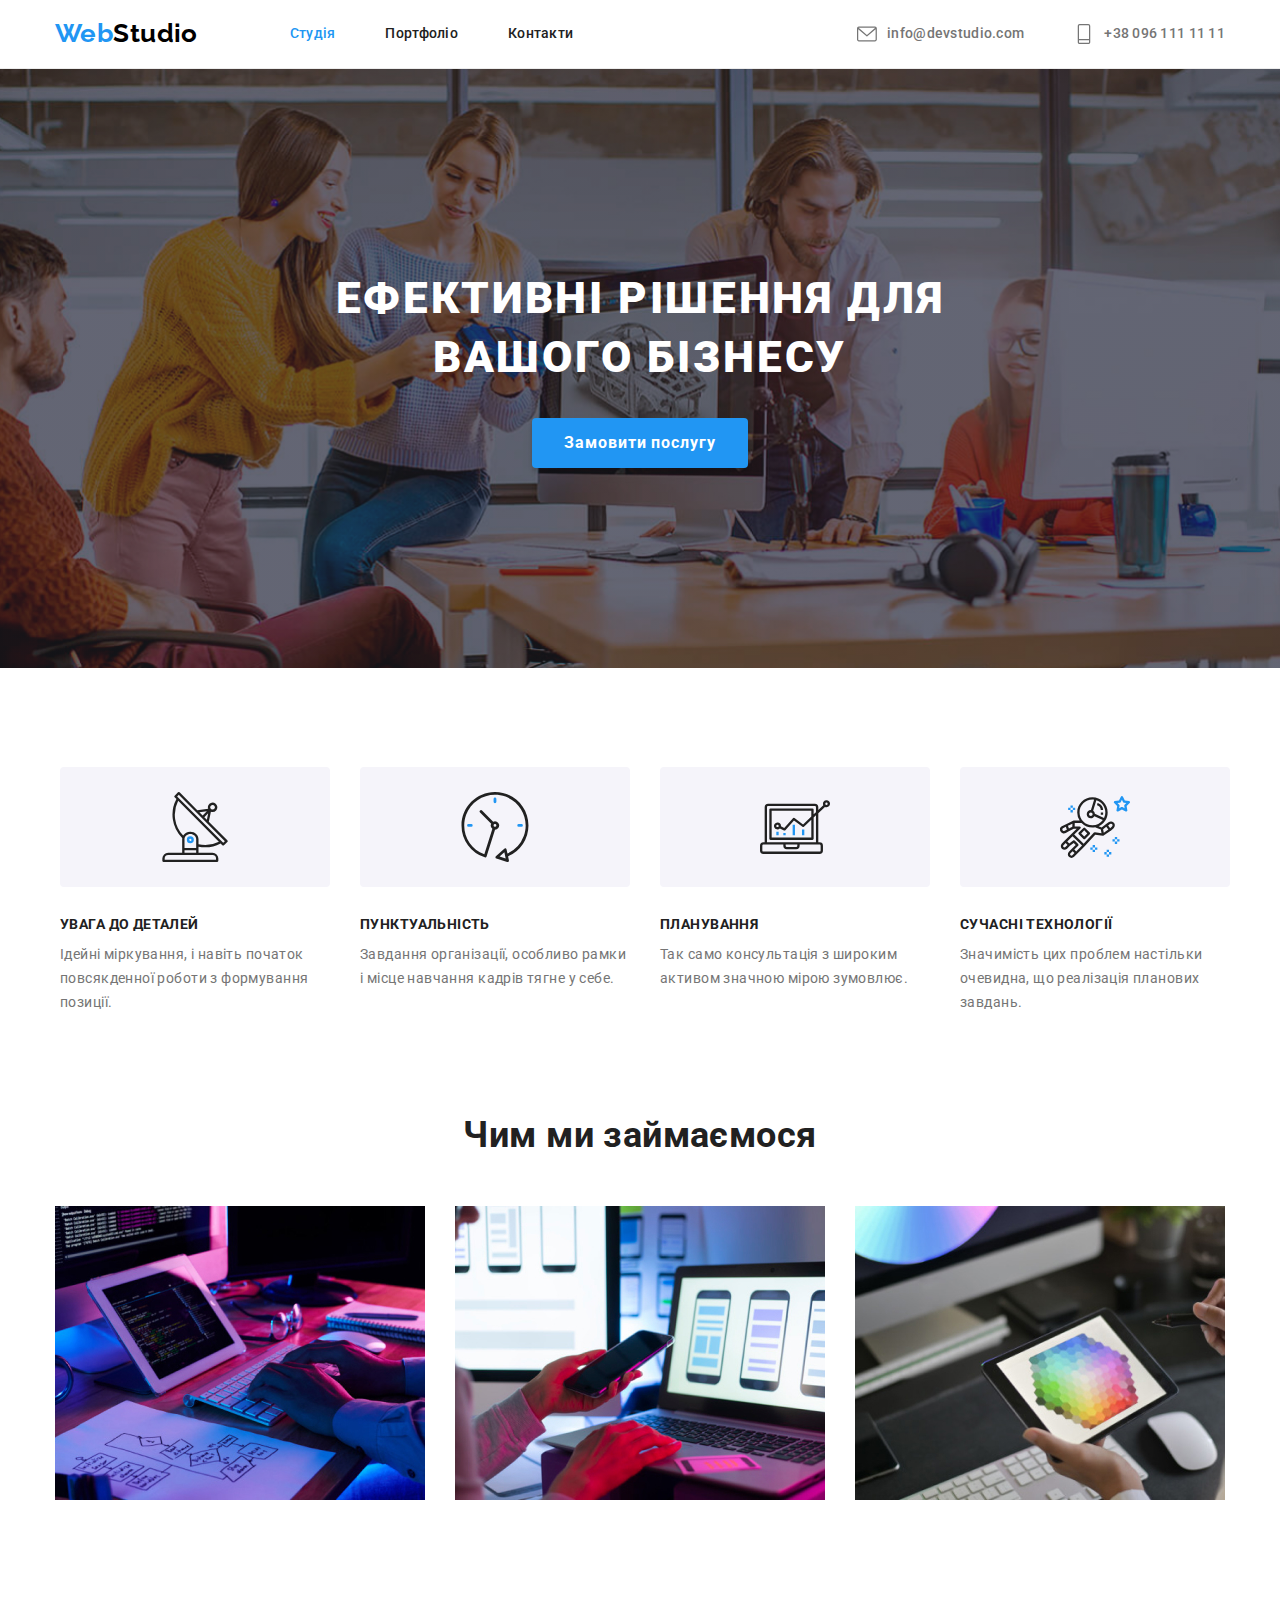
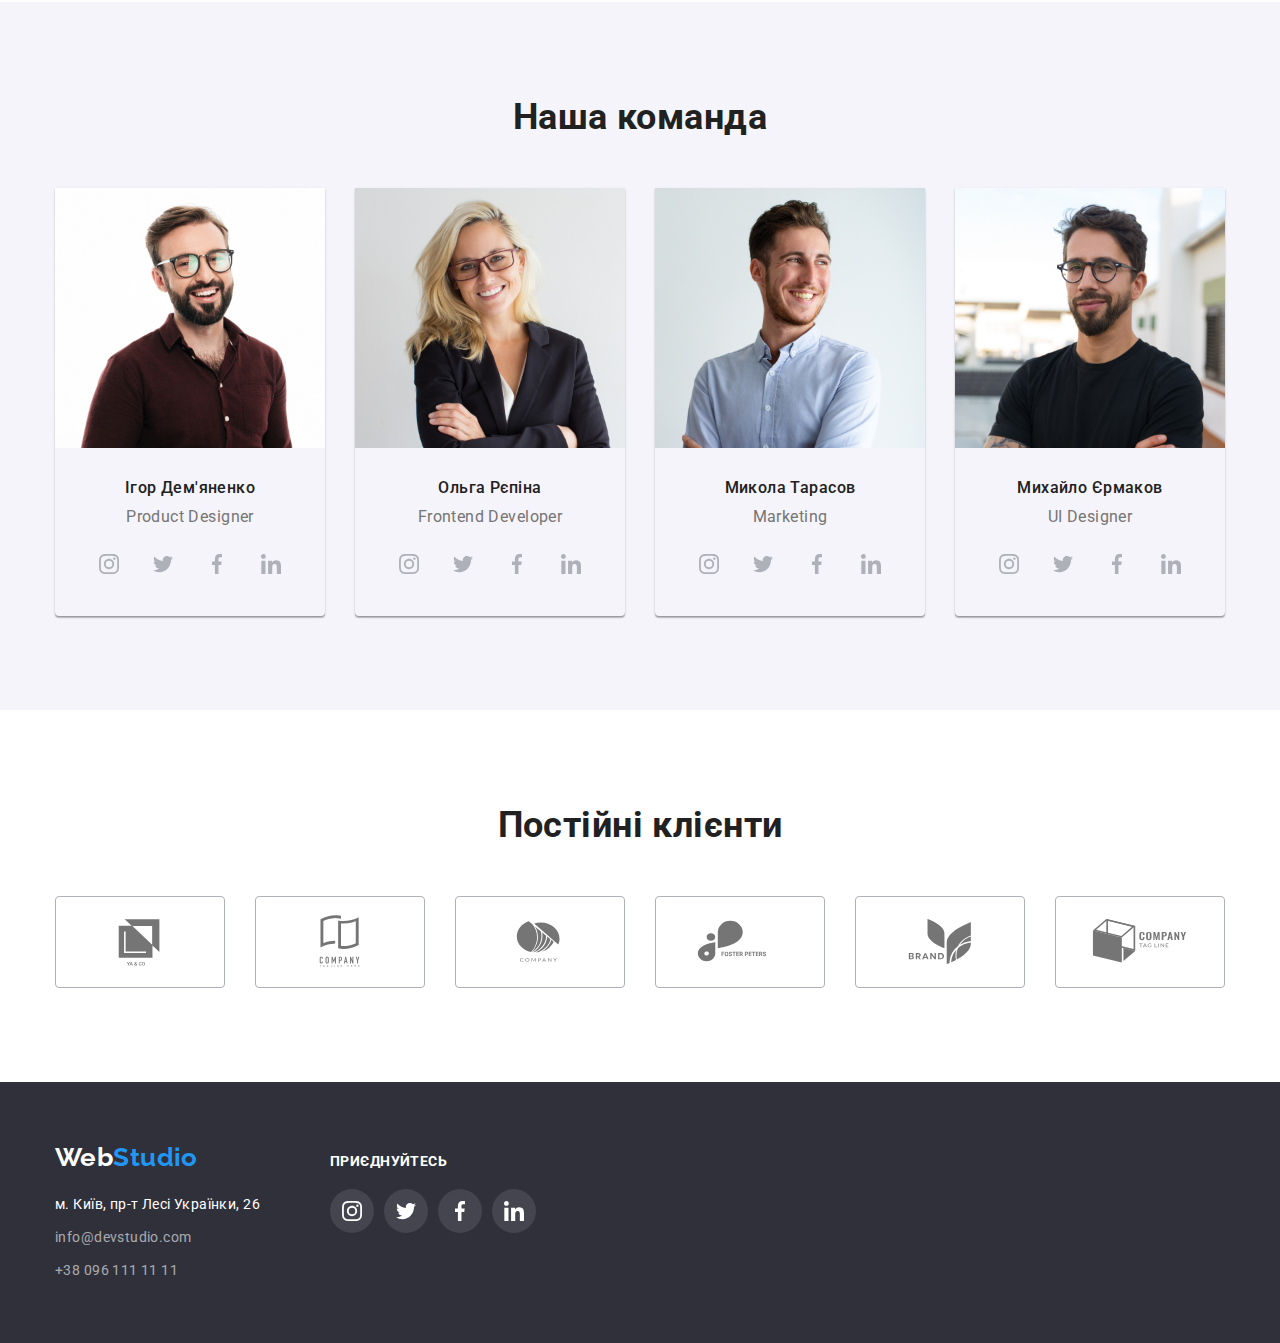
<file: index.html>
<!DOCTYPE html>
<html lang="en">
<head>
    <meta charset="UTF-8">
    <meta http-equiv="X-UA-Compatible" content="IE=edge">
    <meta name="viewport" content="width=device-width, initial-scale=1.0">
    <title>Web Studio</title>
    <link rel="preconnect" href="https://fonts.googleapis.com">
    <link rel="preconnect" href="https://fonts.gstatic.com" crossorigin>
    <link href="https://fonts.googleapis.com/css2?family=Raleway:wght@700&family=Roboto:wght@400;500;700;900&display=swap" rel="stylesheet">
    <link rel="stylesheet" href="./css/modern-normalize.css">
    <link rel="stylesheet" href="./css/styles.css">
</head>
<body>
    <!--Header-->
    <header class="page-header">
        <div class="container header-block">
            <nav class="header-navigation">
                <a href="./index.html" class="header-logo logo"><span class="logo-web">Web</span>Studio</a>
                <ul class="site-nav list">
                    <li class="site-item">
                      <a href="./index.html" class="link current">Студія</a>
                    </li>
                    <li class="site-item">
                      <a href="./portfolio.html" class="link">Портфоліо</a>
                    </li>
                    <li class="site-item">
                      <a href="" class="link">Контакти</a>
                    </li>
                </ul>
            </nav>
            <ul class="contact-nav list">
                <li class="contact-item">
                    <a class="contact-link link" href="mailto:info@devstudio.com">
                        <svg class="contact-icon" width="20" height="20">
                            <use xlink:href="./images/sprite.svg#icon-maile"></use>
                        </svg>
                        info@devstudio.com
                    </a>
                </li> 
                <li class="contact-item">
                    <a class="contact-link link" href="tel:+380961111111">
                        <svg class="contact-icon" width="20" height="20">
                            <use xlink:href="./images/sprite.svg#icon-phone"></use>
                        </svg>
                        +38 096 111 11 11
                    </a>
                </li>
            </ul>
        </div>
    </header>
    <main>
        <!--Шапка-->
        <section class="hero">
            <h1 class="hero-title">Ефективні рішення для<br>вашого бізнесу</h1>
            <button class="button primary" type="button">Замовити послугу</button>
        </section>
        <!--Особливості-->
        <section class="section">
            <div class="container">    
                <h2 class="section-title benefits">Особливості</h2>
                <ul class="feature-list list">
                    <li class="feature-item">
                        <div class="feature-logo">
                            <svg class="feature-icon" width="70" height="70">
                              <use xlink:href="./images/sprite.svg#icon-antenna"></use>
                            </svg>
                        </div>
                        <h3 class="title">УВАГА ДО ДЕТАЛЕЙ</h3>
                        <p class="text">Ідейні міркування, і навіть початок повсякденної роботи з формування позиції.</p>
                    </li>
                    <li class="feature-item">
                        <div class="feature-logo">
                            <svg class="feature-icon" width="70" height="70">
                              <use xlink:href="./images/sprite.svg#icon-clock"></use>
                            </svg>
                        </div>
                        <h3 class="title">ПУНКТУАЛЬНІСТЬ</h3>
                        <p class="text">Завдання організації, особливо рамки і місце навчання кадрів тягне у себе.</p>
                    </li>
                    <li class="feature-item">
                        <div class="feature-logo">
                            <svg class="feature-icon" width="70" height="70">
                              <use xlink:href="./images/sprite.svg#icon-diagram"></use>
                            </svg>
                        </div>
                        <h3 class="title">ПЛАНУВАННЯ</h3>
                        <p class="text">Так само консультація з широким активом значною мірою зумовлює.</p>
                    </li>
                    <li class="feature-item">
                        <div class="feature-logo">
                            <svg class="feature-icon" width="70" height="70">
                              <use xlink:href="./images/sprite.svg#icon-astronaut"></use>
                            </svg>
                        </div>
                        <h3 class="title">СУЧАСНІ ТЕХНОЛОГІЇ</h3>
                        <p class="text">Значимість цих проблем настільки очевидна, що реалізація планових завдань.</p>
                    </li>
                </ul>
            </div>    
        </section>
        <!--Чим ми займаємося-->
        <section class="section-work">
            <div class="container">
                <h2 class="section-title">Чим ми займаємося</h2>
                <ul class="work-list list">
                    <li>
                        <img class="image" src="./images/what-we-do/box-1.jpg" alt="Планшет з клавіатурою Apple" width="370">
                    </li>
                    <li>
                        <img class="image" src="./images/what-we-do/box-2.jpg" alt="Iphone на фоні ноутбуку Apple" width="370">
                    </li>
                    <li>
                        <img class="image" src="./images/what-we-do/box-3.jpg" alt="Планшет Apple з Apple Pensil" width="370">
                    </li>
                </ul>
            </div>    
        </section>
        <!--Наша команда-->
        <section class="section our-team">
            <div class="container">
                <h2 class="section-title">Наша команда</h2>
                <ul class="team-list list">
                    <li class="team-item">
                        <img class="image" src="./images/our-team/igor-demyanenko.jpg" alt="Ігор Дем'яненко Product Designer" width="270">
                        <div class="team-content">
                            <h3 class="title">Ігор Дем'яненко</h3>
                            <p class="text">Product Designer</p>
                            <ul class="team-icons">
                                <li class="team-icon-item">
                                  <a
                                    class="team-icon-link"
                                    href="#"
                                    target="_blank"
                                    aria-label="instagram"
                                    rel="noreferrer noopener"
                                  >
                                    <svg class="team-icon" width="20" height="20">
                                      <use xlink:href="./images/sprite.svg#icon-instagram"></use>
                                    </svg>
                                  </a>
                                </li>
                                <li class="team-icon-item">
                                  <a
                                    class="team-icon-link"
                                    href="#"
                                    target="_blank"
                                    aria-label="twitter"
                                    rel="noreferrer noopener"
                                  >
                                    <svg class="team-icon" width="20" height="20">
                                      <use xlink:href="./images/sprite.svg#icon-twitter"></use>
                                    </svg>
                                  </a>
                                </li>
                                <li class="team-icon-item">
                                  <a
                                    class="team-icon-link"
                                    href="#"
                                    target="_blank"
                                    aria-label="facebook"
                                    rel="noreferrer noopener"
                                  >
                                    <svg class="team-icon" width="20" height="20">
                                      <use xlink:href="./images/sprite.svg#icon-facebook"></use>
                                    </svg>
                                  </a>
                                </li>
                                <li class="team-icon-item">
                                  <a
                                    class="team-icon-link"
                                    href="#"
                                    target="_blank"
                                    aria-label="linkedin"
                                    rel="noreferrer noopener"
                                  >
                                    <svg class="team-icon" width="20" height="20">
                                      <use xlink:href="./images/sprite.svg#icon-linkedin"></use>
                                    </svg>
                                </a>
                            </li>
                          </ul>
                        </div>
                    </li>
                    <li class="team-item">
                        <img class="image" src="./images/our-team/olga-repina.jpg" alt="Ольга Рєпіна Frontend Developer" width="270">
                        <div class="team-content">
                            <h3 class="title">Ольга Рєпіна</h3>
                            <p class="text">Frontend Developer</p>
                            <ul class="team-icons">
                                <li class="team-icon-item">
                                  <a
                                    class="team-icon-link"
                                    href="#"
                                    target="_blank"
                                    aria-label="instagram"
                                    rel="noreferrer noopener"
                                  >
                                    <svg class="team-icon" width="20" height="20">
                                      <use xlink:href="./images/sprite.svg#icon-instagram"></use>
                                    </svg>
                                  </a>
                                </li>
                                <li class="team-icon-item">
                                  <a
                                    class="team-icon-link"
                                    href="#"
                                    target="_blank"
                                    aria-label="twitter"
                                    rel="noreferrer noopener"
                                  >
                                    <svg class="team-icon" width="20" height="20">
                                      <use xlink:href="./images/sprite.svg#icon-twitter"></use>
                                    </svg>
                                  </a>
                                </li>
                                <li class="team-icon-item">
                                  <a
                                    class="team-icon-link"
                                    href="#"
                                    target="_blank"
                                    aria-label="facebook"
                                    rel="noreferrer noopener"
                                  >
                                    <svg class="team-icon" width="20" height="20">
                                      <use xlink:href="./images/sprite.svg#icon-facebook"></use>
                                    </svg>
                                  </a>
                                </li>
                                <li class="team-icon-item">
                                  <a
                                    class="team-icon-link"
                                    href="#"
                                    target="_blank"
                                    aria-label="linkedin"
                                    rel="noreferrer noopener"
                                  >
                                    <svg class="team-icon" width="20" height="20">
                                      <use xlink:href="./images/sprite.svg#icon-linkedin"></use>
                                    </svg>
                                </a>
                            </li>
                          </ul>
                        </div>
                    </li>
                    <li class="team-item">
                        <img class="image" src="./images/our-team/mykola-tarasov.jpg" alt="Микола Тарасов Marketing" width="270">
                        <div class="team-content">
                            <h3 class="title">Микола Тарасов</h3>
                            <p class="text">Marketing</p>
                            <ul class="team-icons">
                                <li class="team-icon-item">
                                  <a
                                    class="team-icon-link"
                                    href="#"
                                    target="_blank"
                                    aria-label="instagram"
                                    rel="noreferrer noopener"
                                  >
                                    <svg class="team-icon" width="20" height="20">
                                      <use xlink:href="./images/sprite.svg#icon-instagram"></use>
                                    </svg>
                                  </a>
                                </li>
                                <li class="team-icon-item">
                                  <a
                                    class="team-icon-link"
                                    href="#"
                                    target="_blank"
                                    aria-label="twitter"
                                    rel="noreferrer noopener"
                                  >
                                    <svg class="team-icon" width="20" height="20">
                                      <use xlink:href="./images/sprite.svg#icon-twitter"></use>
                                    </svg>
                                  </a>
                                </li>
                                <li class="team-icon-item">
                                  <a
                                    class="team-icon-link"
                                    href="#"
                                    target="_blank"
                                    aria-label="facebook"
                                    rel="noreferrer noopener"
                                  >
                                    <svg class="team-icon" width="20" height="20">
                                      <use xlink:href="./images/sprite.svg#icon-facebook"></use>
                                    </svg>
                                  </a>
                                </li>
                                <li class="team-icon-item">
                                  <a
                                    class="team-icon-link"
                                    href="#"
                                    target="_blank"
                                    aria-label="linkedin"
                                    rel="noreferrer noopener"
                                  >
                                    <svg class="team-icon" width="20" height="20">
                                      <use xlink:href="./images/sprite.svg#icon-linkedin"></use>
                                    </svg>
                                </a>
                            </li>
                          </ul>
                        </div>
                    </li>
                    <li class="team-item">
                        <img class="image" src="./images/our-team/myhaylo-ermakov.jpg" alt="Михайло Єрмаков UI Designer" width="270">
                        <div class="team-content">
                            <h3 class="title">Михайло Єрмаков</h3>
                            <p class="text">UI Designer</p>
                            <ul class="team-icons">
                                <li class="team-icon-item">
                                  <a
                                    class="team-icon-link"
                                    href="#"
                                    target="_blank"
                                    aria-label="instagram"
                                    rel="noreferrer noopener"
                                  >
                                    <svg class="team-icon" width="20" height="20">
                                      <use xlink:href="./images/sprite.svg#icon-instagram"></use>
                                    </svg>
                                  </a>
                                </li>
                                <li class="team-icon-item">
                                  <a
                                    class="team-icon-link"
                                    href="#"
                                    target="_blank"
                                    aria-label="twitter"
                                    rel="noreferrer noopener"
                                  >
                                    <svg class="team-icon" width="20" height="20">
                                      <use xlink:href="./images/sprite.svg#icon-twitter"></use>
                                    </svg>
                                  </a>
                                </li>
                                <li class="team-icon-item">
                                  <a
                                    class="team-icon-link"
                                    href="#"
                                    target="_blank"
                                    aria-label="facebook"
                                    rel="noreferrer noopener"
                                  >
                                    <svg class="team-icon" width="20" height="20">
                                      <use xlink:href="./images/sprite.svg#icon-facebook"></use>
                                    </svg>
                                  </a>
                                </li>
                                <li class="team-icon-item">
                                  <a
                                    class="team-icon-link"
                                    href="#"
                                    target="_blank"
                                    aria-label="linkedin"
                                    rel="noreferrer noopener"
                                  >
                                    <svg class="team-icon" width="20" height="20">
                                      <use xlink:href="./images/sprite.svg#icon-linkedin"></use>
                                    </svg>
                                </a>
                            </li>
                          </ul>
                        </div>
                    </li>
                </ul>
            </div>    
        </section>
        <!--Постійні клієнти-->
        <section class="section-clients">
        <div class="container">
          <h2 class="section-title">Постійні клієнти</h2>
          <ul class="clients list">
            <li class="client-item">
              <a
                class="client-link"
                href="#"
                target="_blank"
                aria-label="instagram"
                rel="noreferrer noopener"
              >
                <svg class="client-icon" width="106" height="60">
                  <use xlink:href="./images/sprite.svg#icon-client1"></use>
                </svg>
              </a>
            </li>
            <li class="client-item">
              <a
                class="client-link"
                href="#"
                target="_blank"
                aria-label="instagram"
                rel="noreferrer noopener"
              >
                <svg class="client-icon" width="106" height="60">
                  <use xlink:href="./images/sprite.svg#icon-client2"></use>
                </svg>
              </a>
            </li>
            <li class="client-item">
              <a
                class="client-link"
                href="#"
                target="_blank"
                aria-label="instagram"
                rel="noreferrer noopener"
              >
                <svg class="client-icon" width="106" height="60">
                  <use xlink:href="./images/sprite.svg#icon-client3"></use>
                </svg>
              </a>
            </li>
            <li class="client-item">
              <a
                class="client-link"
                href="#"
                target="_blank"
                aria-label="instagram"
                rel="noreferrer noopener"
              >
                <svg class="client-icon" width="106" height="60">
                  <use xlink:href="./images/sprite.svg#icon-client4"></use>
                </svg>
              </a>
            </li>
            <li class="client-item">
              <a
                class="client-link"
                href="#"
                target="_blank"
                aria-label="instagram"
                rel="noreferrer noopener"
              >
                <svg class="client-icon" width="106" height="60">
                  <use xlink:href="./images/sprite.svg#icon-client5"></use>
                </svg>
              </a>
            </li>
            <li class="client-item">
              <a
                class="client-link"
                href="#"
                target="_blank"
                aria-label="instagram"
                rel="noreferrer noopener"
              >
                <svg class="client-icon" width="106" height="60">
                  <use xlink:href="./images/sprite.svg#icon-client6"></use>
                </svg>
              </a>
            </li>
          </ul>
        </div>
      </section>
    </main>
    <!--Footer-->
    <footer class="footer">
        <div class="container">
            <div class="footer-boxes">
                <div class="footer-address">
                    <a href="./index.html" class="logo footer-logo"><span>Web</span>Studio</a>
                    <address>
                        <ul class="address-list list">
                            <li class="address-item">
                                <a class="link-address" href="https://goo.gl/maps/urcQ3ov2CZvUWH186" target="_blank" rel="noopener noreferrer">м. Київ, пр-т Лесі Українки, 26</a>
                            </li>
                            <li class="address-item">
                                <a class="link" href="mailto:info@devstudio.com">info@devstudio.com</a>
                            </li>
                            <li class="address-item">
                                <a class="link" href="tel:+380961111111">+38 096 111 11 11</a>
                            </li>
                        </ul>
                    </address>
                </div>
                <div class="footer-social">
                    <p class="footer-title">приєднуйтесь</p>
                    <ul class="footer-icons">
                        <li class="footer-item">
                            <a
                            class="footer-link"
                            href="#"
                            target="_blank"
                            aria-label="instagram"
                            rel="noreferrer noopener"
                            >
                                <svg class="footer-icon" width="20" height="20">
                                    <use xlink:href="./images/sprite.svg#icon-instagram"></use>
                                </svg>
                            </a>
                        </li>
                        <li class="footer-item">
                            <a
                            class="footer-link"
                            href="#"
                            target="_blank"
                            aria-label="twitter"
                            rel="noreferrer noopener"
                            >
                                <svg class="footer-icon" width="20" height="20">
                                    <use xlink:href="./images/sprite.svg#icon-twitter"></use>
                                </svg>
                            </a>
                        </li>
                        <li class="footer-item">
                            <a
                            class="footer-link"
                            href="#"
                            target="_blank"
                            aria-label="facebook"
                            rel="noreferrer noopener"
                            >
                                <svg class="footer-icon" width="20" height="20">
                                    <use xlink:href="./images/sprite.svg#icon-facebook"></use>
                                </svg>
                            </a>
                        </li>
                        <li class="footer-item">
                            <a
                            class="footer-link"
                            href="#"
                            target="_blank"
                            aria-label="linkedin"
                            rel="noreferrer noopener"
                            >
                                <svg class="footer-icon" width="20" height="20">
                                    <use xlink:href="./images/sprite.svg#icon-linkedin"></use>
                                </svg>
                            </a>
                        </li>
                    </ul>
                </div>
            </div>
        </div>
    </footer>
  </body>
</html>
</file>
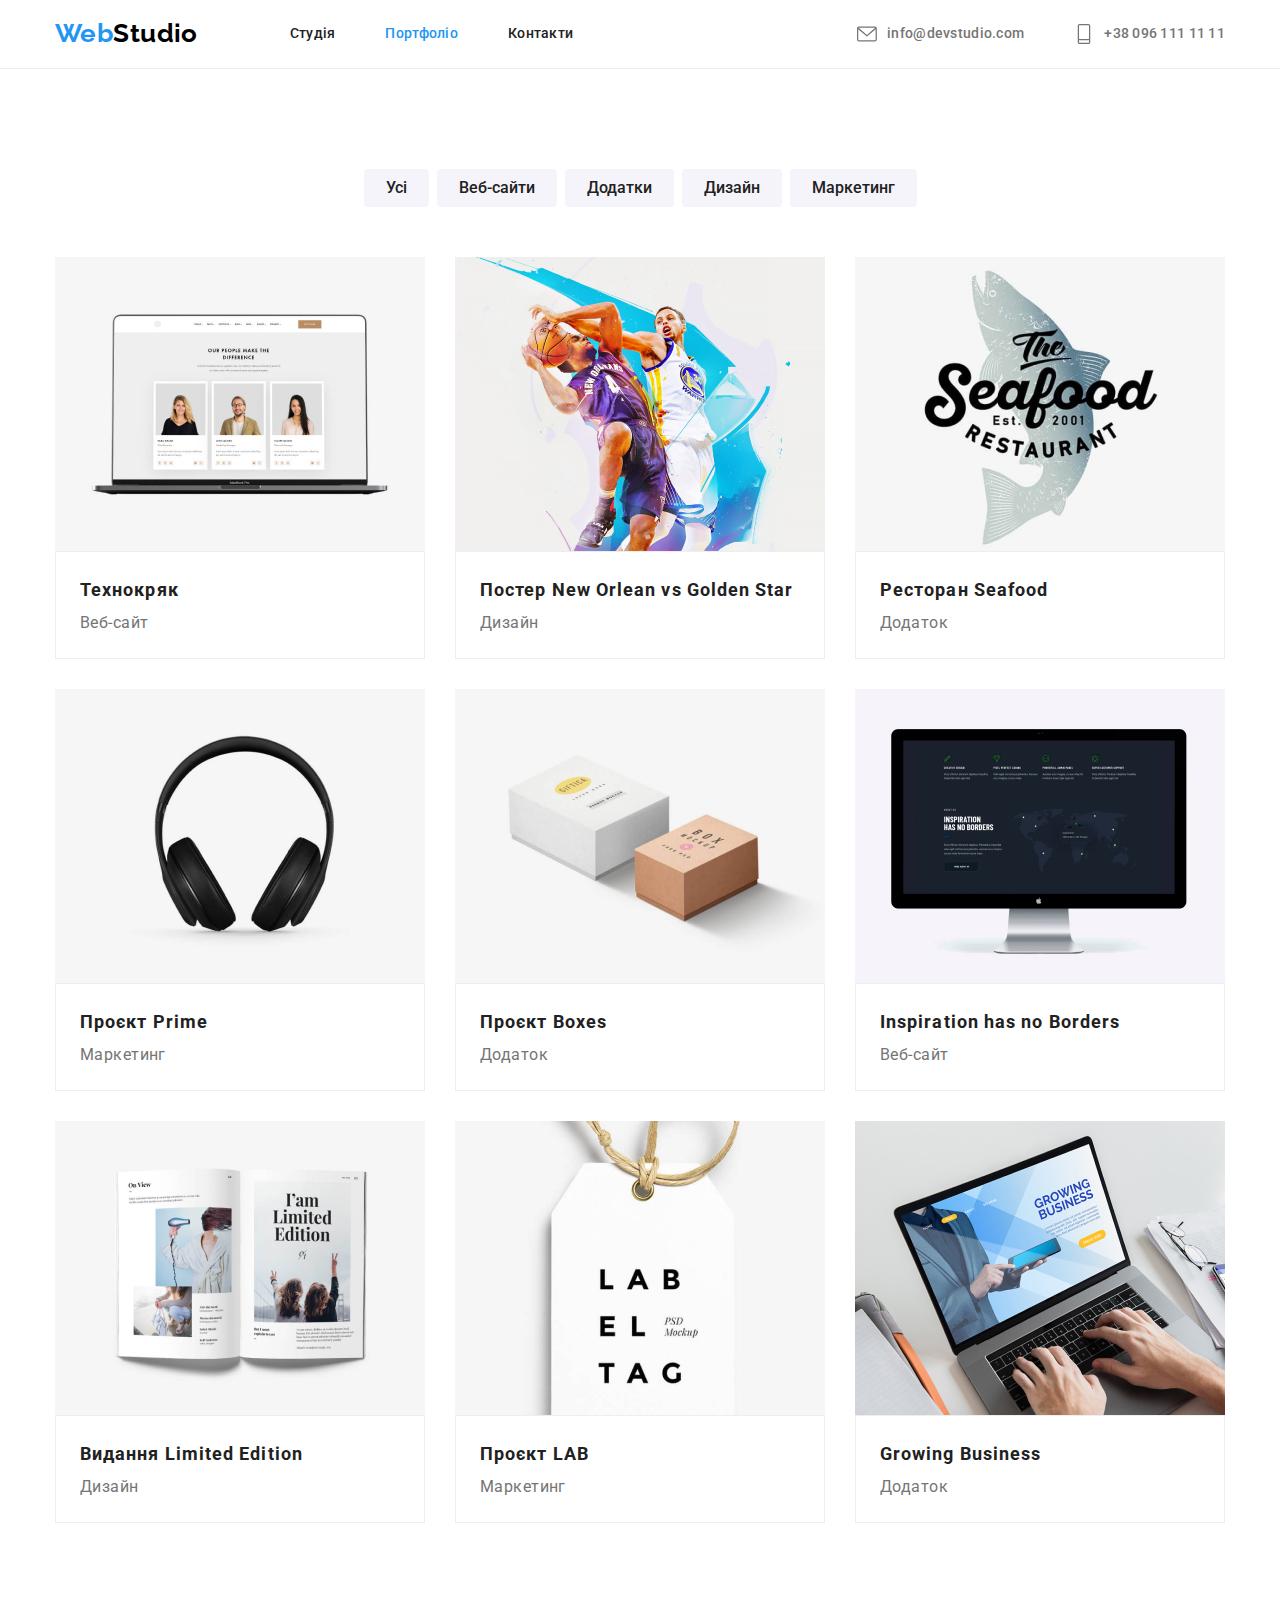
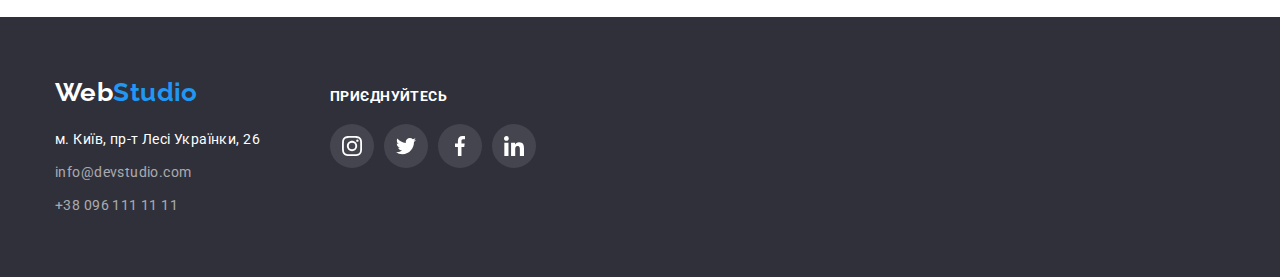
<file: portfolio.html>
<!DOCTYPE html>
<html lang="en">
<head>
    <meta charset="UTF-8">
    <meta http-equiv="X-UA-Compatible" content="IE=edge">
    <meta name="viewport" content="width=device-width, initial-scale=1.0">
    <title>Portfolio</title>
    <link rel="preconnect" href="https://fonts.googleapis.com">
    <link rel="preconnect" href="https://fonts.gstatic.com" crossorigin>
    <link href="https://fonts.googleapis.com/css2?family=Raleway:wght@700&family=Roboto:wght@400;500;700;900&display=swap" rel="stylesheet">
    <link rel="stylesheet" href="./css/modern-normalize.css">
    <link rel="stylesheet" href="./css/styles.css">
</head>
<body>
    <!--Header-->
     <!--Header-->
     <header class="page-header">
        <div class="container header-block">
            <nav class="header-navigation">
                <a href="./index.html" class="header-logo logo"><span class="logo-web">Web</span>Studio</a>
                <ul class="site-nav list">
                    <li class="site-item"><a href="./index.html" class="link">Студія</a></li>
                    <li class="site-item"><a href="./portfolio.html" class="link current">Портфоліо</a></li>
                    <li class="site-item"><a href="" class="link">Контакти</a></li>
                </ul>
            </nav>
            <ul class="contact-nav list">
                <li class="contact-item">
                    <a class="contact-link link" href="mailto:info@devstudio.com">
                        <svg class="contact-icon" width="20" height="20">
                            <use xlink:href="./images/sprite.svg#icon-maile"></use>
                        </svg>
                        info@devstudio.com
                    </a>
                </li> 
                <li class="contact-item">
                    <a class="contact-link link" href="tel:+380961111111">
                        <svg class="contact-icon" width="20" height="20">
                            <use xlink:href="./images/sprite.svg#icon-phone"></use>
                        </svg>
                        +38 096 111 11 11
                    </a>
                </li>
            </ul>
        </div>
    </header>
    <!--Portfolio-->
    <main class="main">
        <div class="container">
            <h1 class="portfolio-hidden">Портфоліо</h1>
            <ul class="portfolio-buttons butons list">
                <li class="buttons-item"><button class="portfolio-button" type="button">Усі</button></li>
                <li class="buttons-item"><button class="portfolio-button" type="button">Веб-сайти</button></li>
                <li class="buttons-item"><button class="portfolio-button" type="button">Додатки</button></li>
                <li class="buttons-item"><button class="portfolio-button" type="button">Дизайн</button></li>
                <li class="buttons-item"><button class="portfolio-button" type="button">Маркетинг</button></li>
            </ul>
            <ul class="portfolio-list list">
                <li class="portfolio-item">
                    <a class="link" href="">
                        <img class="portfolio-image image" src="./images/portfolio/technocrack.jpg" alt="" width="370">
                        <div class="portfolio-content">
                            <h2 class="title">Технокряк</h2>
                            <p class="text">Веб-сайт</p>
                        </div>
                    </a>       
                </li>
                <li class="portfolio-item">
                    <a class="link" href="">
                        <img class="portfolio-image image" src="./images/portfolio/new-orlean-vs-golden-star.jpg" alt="" width="370">
                        <div class="portfolio-content">
                            <h2 class="title">Постер New Orlean vs Golden Star</h2>
                            <p class="text">Дизайн</p>
                        </div>
                    </a>        
                </li>
                <li class="portfolio-item">
                    <a class="link" href="">
                        <img class="portfolio-image image" src="./images/portfolio/seafood-restaurant.jpg" alt="" width="370">
                        <div class="portfolio-content">
                            <h2 class="title">Ресторан Seafood</h2>
                            <p class="text">Додаток</p>
                        </div>
                    </a>            
                </li>
                <li class="portfolio-item">
                    <a class="link" href="">
                        <img class="portfolio-image image" src="./images/portfolio/project-prime.jpg" alt="" width="370">
                        <div class="portfolio-content">
                            <h2 class="title">Проєкт Prime</h2>
                            <p class="text">Маркетинг</p>
                        </div>
                    </a>
                </li>
                <li class="portfolio-item">
                    <a class="link" href="">
                        <img class="portfolio-image image" src="./images/portfolio/project-boxes.jpg" alt="" width="370">
                        <div class="portfolio-content">
                            <h2 class="title">Проєкт Boxes</h2>
                            <p class="text">Додаток</p>
                        </div>
                    </a>
                </li>
                <li class="portfolio-item">
                    <a class="link" href="">
                        <img class="portfolio-image image" src="./images/portfolio/inspirations-has-no-borders.jpg" alt="" width="370">
                        <div class="portfolio-content">
                            <h2 class="title">Inspiration has no Borders</h2>
                            <p class="text">Веб-сайт</p>
                        </div>
                    </a>
                </li>
                <li class="portfolio-item">
                    <a class="link" href="">
                        <img class="portfolio-image image" src="./images/portfolio/limited-edition.jpg" alt="" width="370">
                        <div class="portfolio-content">
                            <h2 class="title">Видання Limited Edition</h2>
                            <p class="text">Дизайн</p>
                        </div>
                    </a>        
                </li>
                <li class="portfolio-item">
                    <a class="link" href="">
                        <img class="portfolio-image image" src="./images/portfolio/project-lab.jpg" alt="" width="370">
                        <div class="portfolio-content">
                            <h2 class="title">Проєкт LAB</h2>
                            <p class="text">Маркетинг</p>
                        </div>
                    </a>        
                </li>
                <li class="portfolio-item">
                    <a class="link" href="">
                        <img class="portfolio-image image" src="./images/portfolio/growing-business.jpg" alt="" width="370">
                        <div class="portfolio-content">
                            <h2 class="title">Growing Business</h2>
                            <p class="text">Додаток</p>
                        </div>
                    </a>        
                </li>
            </ul>
        </div>
    </main>
    <!--Footer-->
    <footer class="footer">
        <div class="container">
            <div class="footer-boxes">
                <div class="footer-address">
                    <a href="./index.html" class="logo footer-logo"><span>Web</span>Studio</a>
                    <address>
                        <ul class="address-list list">
                            <li class="address-item">
                                <a class="link-address" href="https://goo.gl/maps/urcQ3ov2CZvUWH186" target="_blank" rel="noopener noreferrer">м. Київ, пр-т Лесі Українки, 26</a>
                            </li>
                            <li class="address-item">
                                <a class="link" href="mailto:info@devstudio.com">info@devstudio.com</a>
                            </li>
                            <li class="address-item">
                                <a class="link" href="tel:+380961111111">+38 096 111 11 11</a>
                            </li>
                        </ul>
                    </address>
                </div>
                <div class="footer-social">
                    <p class="footer-title">приєднуйтесь</p>
                    <ul class="footer-icons">
                        <li class="footer-item">
                            <a
                            class="footer-link"
                            href="#"
                            target="_blank"
                            aria-label="instagram"
                            rel="noreferrer noopener"
                            >
                                <svg class="footer-icon" width="20" height="20">
                                    <use xlink:href="./images/sprite.svg#icon-instagram"></use>
                                </svg>
                            </a>
                        </li>
                        <li class="footer-item">
                            <a
                            class="footer-link"
                            href="#"
                            target="_blank"
                            aria-label="twitter"
                            rel="noreferrer noopener"
                            >
                                <svg class="footer-icon" width="20" height="20">
                                    <use xlink:href="./images/sprite.svg#icon-twitter"></use>
                                </svg>
                            </a>
                        </li>
                        <li class="footer-item">
                            <a
                            class="footer-link"
                            href="#"
                            target="_blank"
                            aria-label="facebook"
                            rel="noreferrer noopener"
                            >
                                <svg class="footer-icon" width="20" height="20">
                                    <use xlink:href="./images/sprite.svg#icon-facebook"></use>
                                </svg>
                            </a>
                        </li>
                        <li class="footer-item">
                            <a
                            class="footer-link"
                            href="#"
                            target="_blank"
                            aria-label="linkedin"
                            rel="noreferrer noopener"
                            >
                                <svg class="footer-icon" width="20" height="20">
                                    <use xlink:href="./images/sprite.svg#icon-linkedin"></use>
                                </svg>
                            </a>
                        </li>
                    </ul>
                </div>
            </div>
        </div>
    </footer>    
</body>
</html>
</file>
<file: css/styles.css>
:root {
    --primary-text-color: #FFFFFF;
    --secondary-text-color: #757575;
    --accent-color: #2196F3;
    --title-color: #212121;
    --footer-link-color: rgba(255, 255, 255, 0.6);
    --black-color: #000000;
    --header-border-color: #ECECEC;
    --port-border-color: #EEEEEE;
    --client-icon-color:#AFB1B8;
    --color-gradient:rgba(47, 48, 58, 0.4);
    --footer-icon-baground-color: rgba(255, 255, 255, 0.1);
    --primary-background-color: #FFFFFF;
    --secondary-background-color: #F5F4FA;
    --footer-color: #2F303A;
    --banner-footer-color: #2F303A;
}
/*колір основного тексту #FFFFFF;*/
/*колір вторичного тексту  #757575 */
/*акцент  #2196F3;*/
/*колір заголовків #212121;*/
/*чорний #000000*/
/* колір контактів у футері rgba(255, 255, 255, 0.6);*/

/*основний колір фону #FFFFFF; */
/* banner and footer #2F303A;*/
/* вторичний колір фону #F5F4FA;*/
body {
    background-color: var(--primary-background-color);
    color: var(--secondary-text-color);

    font-family: 'Roboto', sans-serif;
    font-weight: 400;
    font-size: 14px;
    line-height: 1.71;
    letter-spacing: 0.03em;
}
h1,
h2,
h3,
h4,
h5,
h6,
ul,
p {
    margin: 0;
    padding: 0;
}
.list {
    /*клас для зкидання стилля*/
    list-style: none;
}
.link {
    display: block;
    text-decoration: none;
}
.image {
    display: block;
}
.container {
    max-width: 1200px;
    padding: 0 15px;
    margin: 0 auto;
}
.page-header {
    border-bottom: 1px solid var(--header-border-color);
}
.header-block {
    display: flex;
    align-items: center;
}
.header-navigation {
    display: flex;
    align-items: center;
}
.header-logo {
    margin-right: 92px;
}
.site-nav a{
    padding: 24px 0;
    display: block;
}
.logo {
    color: var(--black-color);
    font-family: 'Raleway', sans-serif;
    font-weight: 700;
    font-size: 26px;
    line-height: 1.19;
    /*31/26=1.1923*/
    text-decoration: none;
}
.logo-web {
    color: var(--accent-color);
}
.site-nav {
    display: flex;
}
.site-nav .link {
    color: var(--title-color);
    font-weight: 500;
    line-height: 1.4;
    /*16/14=1.142*/
    letter-spacing: 0.02em;
    text-decoration: none;
}
.site-nav .link.current {
    color: var(--accent-color);
}
.site-nav .site-item:not(:last-child) {
    margin-right: 50px;
}
.site-nav .link:hover,
.site-nav .link:focus {
    color: var(--accent-color);
}
.contact-nav {
    display: flex;
    margin-left: auto;
}
.contact-item:not(:last-child) {
    margin-right: 50px;
}
.contact-link{
    display: flex;
    justify-content: center;
    align-content: center;
    color: inherit;  
}
.contact-link{
    color: var(--secondary-text-color);
    font-weight: 500;
    line-height: 1.4;
    letter-spacing: 0.02em;
    text-decoration: none;
}
.contact-icon {
    margin-right: 10px;
    fill: currentColor;
}
.contact-link:not(:last-child) {
    margin-right: 50px;
}
.contact-link:hover,
.contact-link:focus{
    color: var(--accent-color);
}

/*HERO*/
.hero {
    padding: 200px 0;
    max-width: 1600px;
    margin: 0 auto;
    background-color: var(--banner-color);
    background-image: linear-gradient(to right, var(--color-gradient), var(--color-gradient)),url(../images/hero.jpg);
    padding: 200px 0;
    background-size: cover;
    background-repeat: no-repeat;
    background-position: center;
}
.hero .hero-title {
    max-width: 696px;
    margin: 0 auto 30px;
    text-align: center;
    color: var(--primary-text-color);

    font-weight: 900;
    font-size: 44px;
    line-height: 1.36;
    letter-spacing: 0.06em;
    text-transform: uppercase;
}
.button {
    
    font-weight: 700;
    font-size: 16px;
    line-height: 1.88;
    text-align: center;
    letter-spacing: 0.06em;

    display: block;
    box-shadow: 0px 4px 4px rgba(0, 0, 0, 0.15);
    border: none;
    border-radius: 4px;
    padding: 10px 32px;
    margin: 0 auto;
    cursor: pointer;
}
.button.primary {
    color: var(--primary-text-color);
    background-color: var(--accent-color);
}
/*SECTION index.html*/
.section {
    padding: 94px 0;
}
.feature-list {
    display: flex;
    column-gap: 30px;
    padding: 5px;
}
.feature-item .title {
    margin-bottom: 10px
}
.feature-logo {
    display: flex;
    justify-content: center;
    align-items: center;
    width: 270px;
    height: 120px;
    margin-bottom: 30px;
    border-radius: 4px;
    background-color: var(--secondary-background-color);
}
.feature-icon {
    fill: currentColor;
}
.feature-list .title,
.team-list .title {
    color: var(--title-color);
}
.feature-list .title {
    font-weight: 700;
    font-size: 14px;
    line-height: 1.14;
    text-transform: uppercase;
}
.benefits {
    display: none;
}
.section-title {
    color: var(--title-color);
    font-weight: 700;
    font-size: 36px;
    line-height: 1.17;
    text-align: center;
    margin-bottom: 50px;
}
.team-list .title {
    font-weight: 500;
    font-size: 16px;
    line-height: 1.19;
    text-align: center;
}
.team-list .text {
    font-size: 16px;
    line-height: 1.19;
    text-align: center;
}
.our-team {
    background-color: var(--secondary-background-color);
}
/**/

.section-work {
    padding-bottom: 94px;
}
.work-list {
    display: inline-flex;
    column-gap: 30px;
}
/*teams*/
.team-list {
    display: flex;
    column-gap: 30px;
    justify-content: center;
}
.team-item {
    box-shadow: 0px 1px 3px rgba(0, 0, 0, 0.12), 0px 1px 1px rgba(0, 0, 0, 0.14), 0px 2px 1px rgba(0, 0, 0, 0.2);
    border-radius: 0px 0px 4px 4px;
}
.team-list .title {
    font-weight: 500;
    font-size: 16px;
    line-height: 1.19;
    text-align: center;
}
.team-list .text {
    font-size: 16px;
    line-height: 1.19;
    text-align: center;
}
.our-team {
    background-color: var(--secondary-background-color);
}

.team-content .title {
    margin-bottom: 10px;
}
.team-item .text {
    margin-bottom: 16px;
}
.team-icons{
    display:flex;
    width: 206px;
    height: 44px;
    column-gap: 10px;
}
.team-content {
    padding: 30px 0;
    display: flex;
    flex-direction: column;
    align-items: center;
}
.team-icon-item {
    list-style: none;
    color: #AFB1B8;
}
.team-icon-link {
    display: flex;
    justify-content: center;
    align-items: center;
    width: 44px;
    height: 44px;
    color: inherit;
    border-radius: 50%;
    text-decoration: none;
}
.team-icon {
    fill: currentColor;
}
.team-icon-link:hover,
.team-icon-link:focus {
    fill: var(--primary-text-color);
    background-color: var(--accent-color);
}
.team-icon-link:hover .team-icon,
.team-icon-link:focus .team-icon {
    fill: var(--primary-text-color);
}

/*portfolio.html*/
.main {
    padding: 100px 0 94px 0;
    background-color: var(--primary-background-color);
}
.portfolio-hidden {
    display: none;
}
.portfolio-buttons {
    display: flex;
    justify-content: center;
    column-gap: 8px;
    margin-bottom: 50px;
}
.buttons-items {
    box-shadow: none;
}
.buttons-items:hover,
.buttons-items:focus{
    box-shadow: 0px 3px 1px rgba(0, 0, 0, 0.1), 0px 1px 2px rgba(0, 0, 0, 0.08), 0px 2px 2px rgba(0, 0, 0, 0.12);
}
.portfolio-button {
    color: var(--title-color);
    background-color: var(--secondary-background-color);
    padding: 6px 22px;
    border: none;
    border-radius: 4px;

    font-family: inherit;
    font-weight: 500;
    font-size: 16px;
    line-height: 1.62;
    text-align: center;
}
.portfolio-button:focus,
.portfolio-button:hover {
    color: var(--primary-text-color);
    background-color: var(--accent-color);
    cursor: pointer;
}
.portfolio-item:hover{
    box-shadow: 0px 1px 1px rgba(0, 0, 0, 0.12), 0px 4px 4px rgba(0, 0, 0, 0.06), 1px 4px 6px rgba(0, 0, 0, 0.16);
}
.portfolio-list {
    display: flex;
    flex-wrap: wrap;
    justify-content: center;
    gap: 30px;
}
.portfolio-content {
    padding: 20px 24px;
    border: 1px solid var(--port-border-color);
}

.portfolio-content .link {
    text-decoration: none;
}

.portfolio-content .title {
    color: var(--title-color);
    font-weight: 700;
    font-size: 18px;
    line-height: 2;
    letter-spacing: 0.06em;

}

.portfolio-content .title.link:not(:last-child) {
    margin-bottom: 4px;
}

.portfolio-content .text {
    color: var(--secondary-text-color);
    font-size: 16px;
    line-height: 1.88;
}
.section-clients{
    padding: 94px 0;
}
.clients{
    display: flex;
    flex-wrap: wrap;
    column-gap: 30px;
}
.client-item{}

.client-link{
    display: flex;
    color: inherit;
    text-decoration: none;
   
    fill: var(--client-icon-color);
    width: 170px;
    height: 92px;
    align-items: center;
    justify-content: center;
    border: 1px solid var(--client-icon-color);
    border-radius: 4px;   
}
.client-icon{
    fill: currentColor;
}
.client-link:hover,
.client-link:focus {
    border-color: var(--accent-color);
}
.client-link:hover .client-icon,
.client-link:focus .client-icon{
    fill: var(--accent-color);
}



/*FOOTER*/
.footer {
    padding: 60px 0;
    background-color: var(--banner-footer-color);
}

.footer-logo {
    display: inline-block;
    margin-bottom: 20px;
    color: var(--accent-color);
}
.footer-logo span{
    color: var(--primary-text-color);
}
.page-footer .logo {
    color: var(--primary-text-color);
}

.address-list .address-item:not(:last-child) {
    margin-bottom: 9px;
}

.address-list .link,
.address-list .link-address {
    font-style: normal;
    text-decoration: none;
}

.address-list .link {
    color: var(--footer-link-color);

}

.address-list .link-address {
    color: var(--primary-text-color);
}

.address-list .link-address:hover,
.address-list .link-address:focus,
.address-list .link:hover,
.address-list .link:focus {
    color: var(--accent-color);
}
.footer-boxes {
    display: flex;
    list-style: none;
    align-items: baseline;
}
.footer-social {
    margin-left: 70px;
    list-style: none;
}
.footer-title {
    font-family: 'Roboto';  
    font-weight: 700;
    line-height: 1.1428;
    text-transform: uppercase;
    color: var(--primary-text-color);
    margin-bottom: 20px;
}
.footer-icons {
    list-style: none;
    display: flex;
    flex-wrap: wrap;
    column-gap: 10px;
}
.footer-item {
    display: flex;
    justify-content: center;
    align-items: center;
    width: 44px;
    height: 44px;
    border-radius: 50%;
    color: var(--primary-text-color);
    background-color: var(--footer-icon-baground-color);
}
.footer-link {
    display: flex;
    color: inherit;
}
.footer-icon{
    fill: currentColor;
}
.footer-item:hover,
.footer-item:focus {
    background-color: var(--accent-color);
}
.footer-item:hover .footer-icon,
.footer-item:focus .footer-icon {
    fill: var(--primary-background-color);
}
</file>
